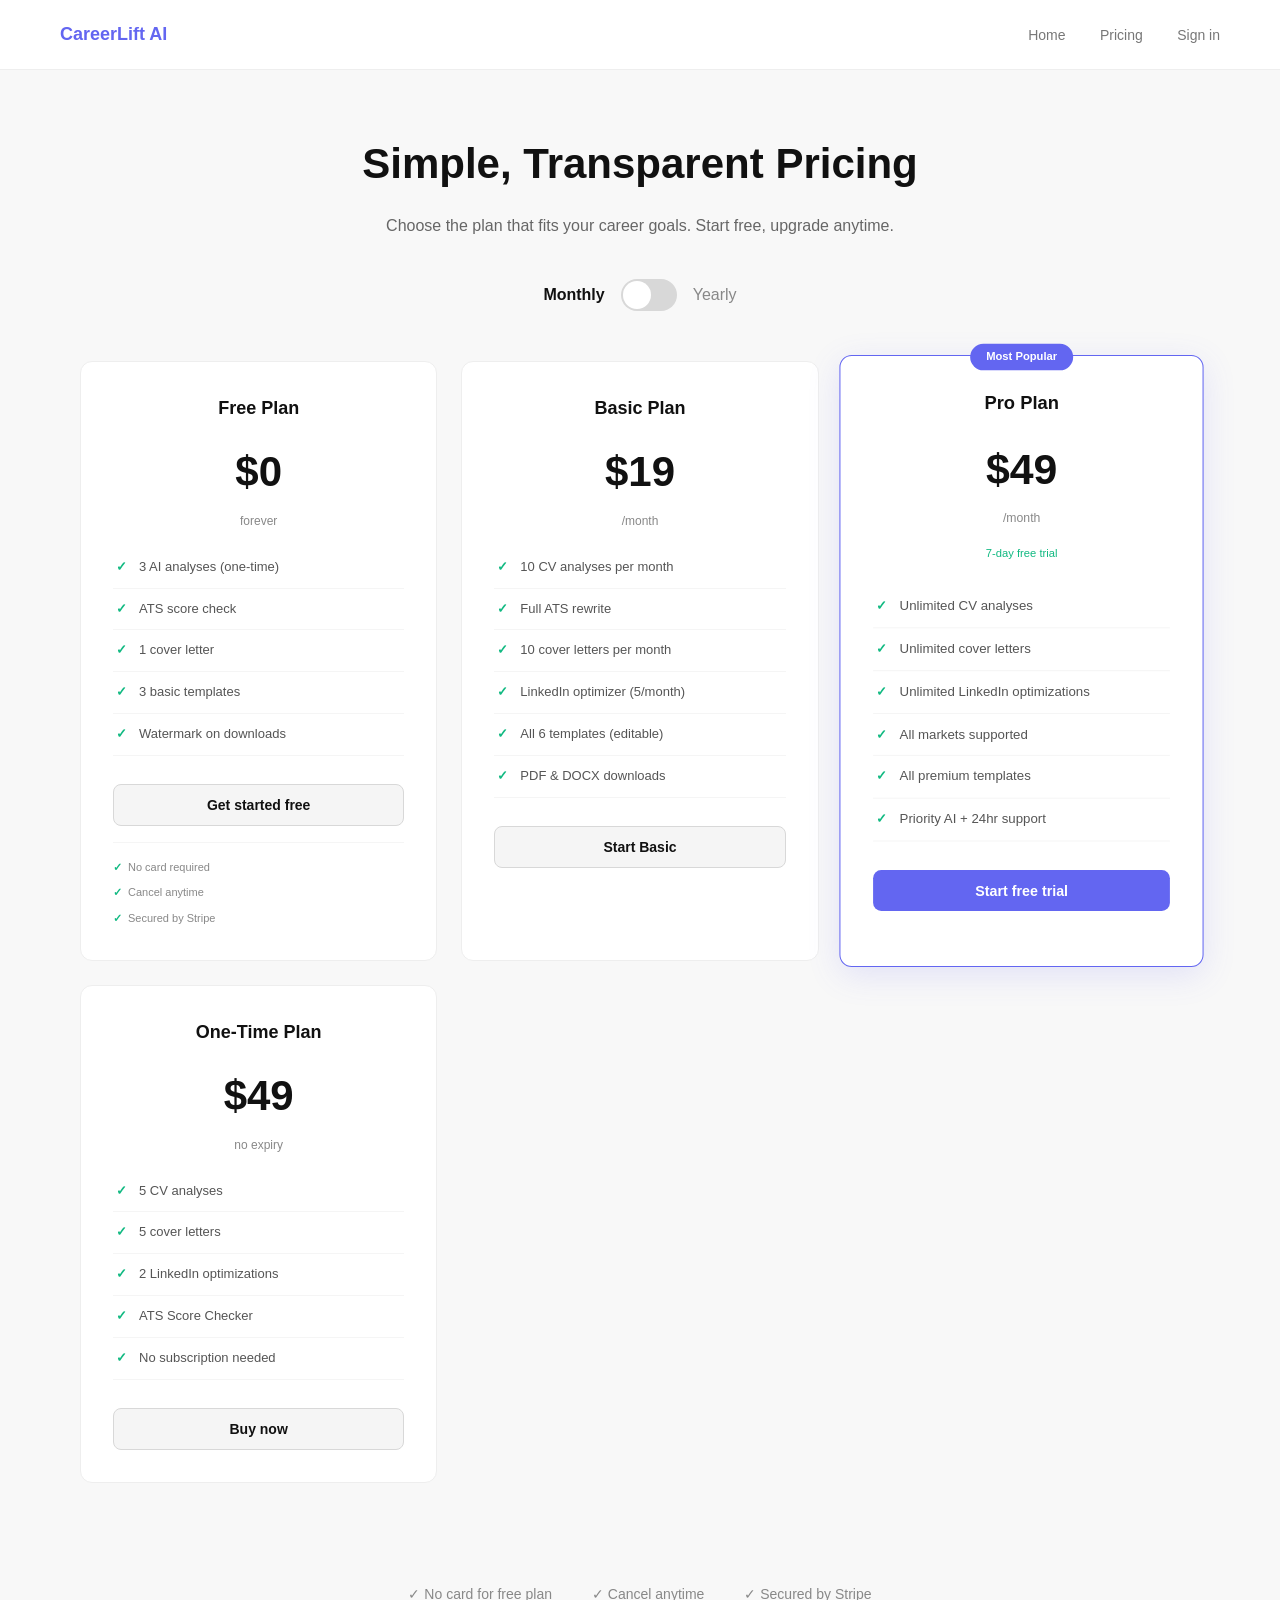
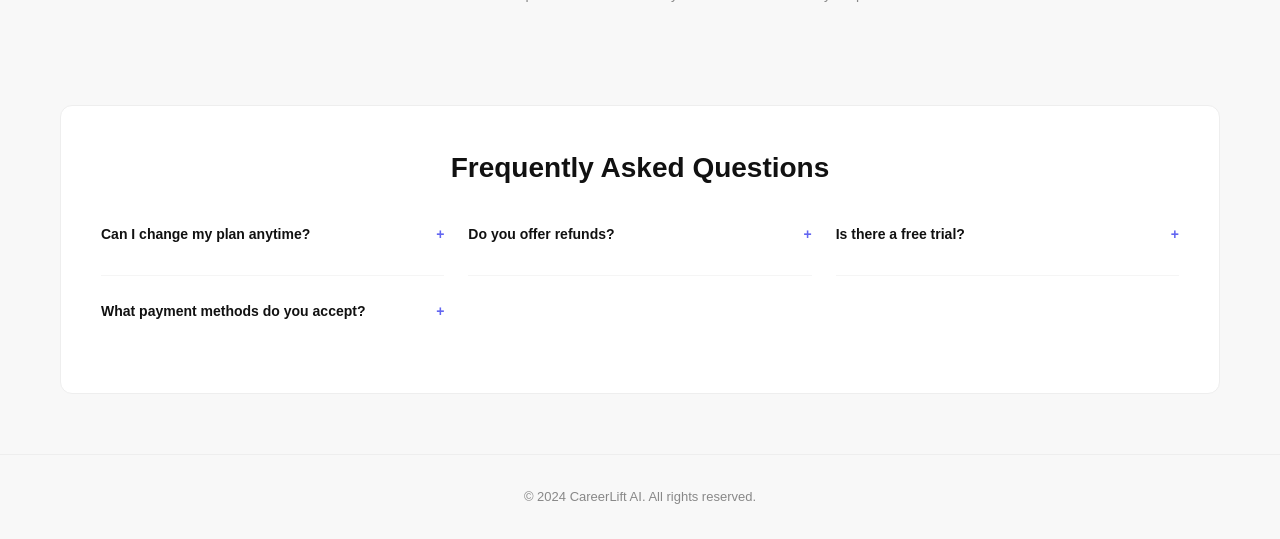
<file: pricing.html>
<!DOCTYPE html>
<html lang="en">
<head>
<meta charset="UTF-8">
<meta name="viewport" content="width=device-width, initial-scale=1.0">
<title>Pricing - CareerLift AI</title>
<style>
* { margin: 0; padding: 0; box-sizing: border-box; }
body { 
  font-family: -apple-system, BlinkMacSystemFont, 'Segoe UI', sans-serif;
  background: #f8f8f8;
  color: #111;
  line-height: 1.6;
}
.container { max-width: 1200px; margin: 0 auto; padding: 0 20px; }
header {
  background: #fff;
  padding: 20px 0;
  border-bottom: 1px solid #eee;
  position: sticky;
  top: 0;
  z-index: 100;
}
.header-content {
  display: flex;
  justify-content: space-between;
  align-items: center;
}
.logo { font-size: 18px; font-weight: 700; color: #6366F1; }
nav a { margin-left: 30px; color: #777; text-decoration: none; font-size: 14px; }
nav a:hover { color: #111; }
.pricing-hero {
  text-align: center;
  padding: 60px 20px;
}
.pricing-hero h1 {
  font-size: 42px;
  font-weight: 700;
  margin-bottom: 16px;
  color: #111;
}
.pricing-hero p {
  font-size: 16px;
  color: #666;
  max-width: 600px;
  margin: 0 auto 40px;
}
.toggle-container {
  display: flex;
  align-items: center;
  justify-content: center;
  gap: 16px;
  margin-bottom: 50px;
}
.toggle-switch {
  width: 56px;
  height: 32px;
  background: #d8d8d8;
  border-radius: 16px;
  border: none;
  cursor: pointer;
  position: relative;
  transition: background 0.3s;
}
.toggle-switch.active {
  background: #6366F1;
}
.toggle-knob {
  width: 28px;
  height: 28px;
  background: #fff;
  border-radius: 50%;
  position: absolute;
  top: 2px;
  left: 2px;
  transition: left 0.3s;
}
.toggle-switch.active .toggle-knob {
  left: 26px;
}
.label { font-weight: 600; cursor: pointer; }
.label.inactive { color: #888; font-weight: 400; }
.badge { background: #ECFDF5; color: #065F46; padding: 6px 14px; border-radius: 20px; font-size: 11px; font-weight: 600; margin-left: 8px; }
.plans-grid {
  display: grid;
  grid-template-columns: repeat(auto-fit, minmax(280px, 1fr));
  gap: 24px;
  margin-bottom: 60px;
}
.plan {
  background: #fff;
  border: 1px solid #eee;
  border-radius: 12px;
  padding: 32px;
  position: relative;
  transition: all 0.2s;
}
.plan:hover {
  border-color: #c7d2fe;
  box-shadow: 0 4px 20px rgba(99, 102, 241, 0.1);
}
.plan.popular {
  border-color: #6366F1;
  position: relative;
  transform: scale(1.02);
  box-shadow: 0 8px 32px rgba(99, 102, 241, 0.15);
}
.popular-badge {
  position: absolute;
  top: -12px;
  left: 50%;
  transform: translateX(-50%);
  background: #6366F1;
  color: #fff;
  padding: 4px 16px;
  border-radius: 20px;
  font-size: 11px;
  font-weight: 600;
}
.plan-name {
  font-size: 18px;
  font-weight: 700;
  color: #111;
  margin-bottom: 16px;
}
.plan-price {
  font-size: 42px;
  font-weight: 700;
  color: #111;
  margin-bottom: 6px;
}
.plan-price-period {
  font-size: 12px;
  color: #888;
  margin-bottom: 16px;
}
.plan-trial {
  font-size: 11px;
  color: #10B981;
  font-weight: 500;
  margin-bottom: 20px;
  min-height: 20px;
}
.plan-features {
  list-style: none;
  margin-bottom: 28px;
  flex-grow: 1;
}
.plan-features li {
  padding: 10px 0;
  border-bottom: 1px solid #f5f5f5;
  font-size: 13px;
  color: #555;
  display: flex;
  gap: 10px;
}
.plan-features li:before {
  content: "✓";
  color: #10B981;
  font-weight: 700;
  min-width: 16px;
}
.plan-btn {
  width: 100%;
  padding: 12px;
  border-radius: 8px;
  border: none;
  font-size: 14px;
  font-weight: 600;
  cursor: pointer;
  transition: all 0.2s;
}
.btn-primary {
  background: #6366F1;
  color: #fff;
}
.btn-primary:hover {
  background: #4F46E5;
}
.btn-secondary {
  background: #f5f5f5;
  color: #111;
  border: 1px solid #d8d8d8;
}
.btn-secondary:hover {
  background: #ebebeb;
}
.plan-notes {
  display: flex;
  flex-direction: column;
  gap: 8px;
  margin-top: 16px;
  padding-top: 16px;
  border-top: 1px solid #f5f5f5;
  font-size: 11px;
  color: #888;
}
.note-item {
  display: flex;
  gap: 6px;
}
.note-item:before {
  content: "✓";
  color: #10B981;
  font-weight: 700;
}
.trust-footer {
  display: flex;
  justify-content: center;
  gap: 40px;
  padding: 40px 0;
  font-size: 14px;
  color: #888;
  flex-wrap: wrap;
}
.faq {
  background: #fff;
  border-radius: 12px;
  padding: 40px;
  border: 1px solid #eee;
}
.faq-title {
  font-size: 28px;
  font-weight: 700;
  text-align: center;
  margin-bottom: 32px;
}
.faq-grid {
  display: grid;
  grid-template-columns: repeat(auto-fit, minmax(300px, 1fr));
  gap: 24px;
}
.faq-item { padding-bottom: 20px; border-bottom: 1px solid #f5f5f5; }
.faq-item:last-child { border-bottom: none; }
.faq-q {
  font-size: 14px;
  font-weight: 600;
  color: #111;
  cursor: pointer;
  display: flex;
  justify-content: space-between;
  align-items: center;
}
.faq-q:hover { color: #6366F1; }
.faq-toggle { color: #6366F1; }
.faq-a {
  font-size: 13px;
  color: #666;
  margin-top: 10px;
  line-height: 1.6;
  max-height: 500px;
  overflow: hidden;
  transition: max-height 0.3s;
}
.faq-a.hidden { max-height: 0; }
footer {
  text-align: center;
  padding: 32px 0;
  color: #888;
  font-size: 13px;
  border-top: 1px solid #eee;
  margin-top: 60px;
}
@media (max-width: 768px) {
  .plans-grid { grid-template-columns: 1fr; }
  .plan.popular { transform: scale(1); }
  .pricing-hero h1 { font-size: 32px; }
  .toggle-container { flex-wrap: wrap; }
  .trust-footer { gap: 20px; }
}
</style>
</head>
<body>

<header>
  <div class="container">
    <div class="header-content">
      <div class="logo">CareerLift AI</div>
      <nav>
        <a href="/">Home</a>
        <a href="/#pricing">Pricing</a>
        <a href="/">Sign in</a>
      </nav>
    </div>
  </div>
</header>

<div class="container">
  <div class="pricing-hero">
    <h1>Simple, Transparent Pricing</h1>
    <p>Choose the plan that fits your career goals. Start free, upgrade anytime.</p>
    
    <div class="toggle-container">
      <label class="label">Monthly</label>
      <button class="toggle-switch" id="toggle" onclick="togglePricing()">
        <div class="toggle-knob"></div>
      </button>
      <label class="label inactive" id="yearlyLabel">Yearly</label>
      <span class="badge" id="savingsBadge" style="display:none;">Save 20%</span>
    </div>

    <div class="plans-grid">
      <!-- Free Plan -->
      <div class="plan">
        <div class="plan-name">Free Plan</div>
        <div class="plan-price">$0</div>
        <div class="plan-price-period">forever</div>
        <ul class="plan-features">
          <li>3 AI analyses (one-time)</li>
          <li>ATS score check</li>
          <li>1 cover letter</li>
          <li>3 basic templates</li>
          <li>Watermark on downloads</li>
        </ul>
        <button class="plan-btn btn-secondary">Get started free</button>
        <div class="plan-notes">
          <div class="note-item">No card required</div>
          <div class="note-item">Cancel anytime</div>
          <div class="note-item">Secured by Stripe</div>
        </div>
      </div>

      <!-- Basic Plan -->
      <div class="plan">
        <div class="plan-name">Basic Plan</div>
        <div class="plan-price monthly-price" id="basicPrice">$19</div>
        <div class="plan-price-period monthly-price" id="basicPeriod">/month</div>
        <div class="plan-price-period yearly-price hidden" id="basicPriceYearly" style="display:none;">$16/month (billed $190/yr)</div>
        <ul class="plan-features">
          <li>10 CV analyses per month</li>
          <li>Full ATS rewrite</li>
          <li>10 cover letters per month</li>
          <li>LinkedIn optimizer (5/month)</li>
          <li>All 6 templates (editable)</li>
          <li>PDF &amp; DOCX downloads</li>
        </ul>
        <button class="plan-btn btn-secondary">Start Basic</button>
      </div>

      <!-- Pro Plan -->
      <div class="plan popular">
        <div class="popular-badge">Most Popular</div>
        <div class="plan-name">Pro Plan</div>
        <div class="plan-price monthly-price" id="proPrice">$49</div>
        <div class="plan-price-period monthly-price" id="proPeriod">/month</div>
        <div class="plan-price-period yearly-price hidden" id="proPriceYearly" style="display:none;">$33/month (billed $399/yr)</div>
        <div class="plan-trial" id="proTrial">7-day free trial</div>
        <ul class="plan-features">
          <li>Unlimited CV analyses</li>
          <li>Unlimited cover letters</li>
          <li>Unlimited LinkedIn optimizations</li>
          <li>All markets supported</li>
          <li>All premium templates</li>
          <li>Priority AI + 24hr support</li>
        </ul>
        <button class="plan-btn btn-primary">Start free trial</button>
      </div>

      <!-- One-Time Plan -->
      <div class="plan">
        <div class="plan-name">One-Time Plan</div>
        <div class="plan-price">$49</div>
        <div class="plan-price-period">no expiry</div>
        <ul class="plan-features">
          <li>5 CV analyses</li>
          <li>5 cover letters</li>
          <li>2 LinkedIn optimizations</li>
          <li>ATS Score Checker</li>
          <li>No subscription needed</li>
        </ul>
        <button class="plan-btn btn-secondary">Buy now</button>
      </div>
    </div>

    <div class="trust-footer">
      <span>✓ No card for free plan</span>
      <span>✓ Cancel anytime</span>
      <span>✓ Secured by Stripe</span>
    </div>
  </div>

  <!-- FAQ Section -->
  <div class="faq">
    <h2 class="faq-title">Frequently Asked Questions</h2>
    <div class="faq-grid">
      <div class="faq-item">
        <div class="faq-q" onclick="toggleFAQ(this)">
          <span>Can I change my plan anytime?</span>
          <span class="faq-toggle">+</span>
        </div>
        <div class="faq-a hidden">Yes! You can upgrade or downgrade your plan at any time. Changes take effect immediately.</div>
      </div>
      <div class="faq-item">
        <div class="faq-q" onclick="toggleFAQ(this)">
          <span>Do you offer refunds?</span>
          <span class="faq-toggle">+</span>
        </div>
        <div class="faq-a hidden">We offer a 7-day money-back guarantee on all paid plans. No questions asked!</div>
      </div>
      <div class="faq-item">
        <div class="faq-q" onclick="toggleFAQ(this)">
          <span>Is there a free trial?</span>
          <span class="faq-toggle">+</span>
        </div>
        <div class="faq-a hidden">Yes! Pro Plan includes a 7-day free trial. Free Plan is available forever without a card.</div>
      </div>
      <div class="faq-item">
        <div class="faq-q" onclick="toggleFAQ(this)">
          <span>What payment methods do you accept?</span>
          <span class="faq-toggle">+</span>
        </div>
        <div class="faq-a hidden">We accept all major credit cards, Apple Pay, and Google Pay. Secure payments powered by Stripe.</div>
      </div>
    </div>
  </div>
</div>

<footer>
  <p>&copy; 2024 CareerLift AI. All rights reserved.</p>
</footer>

<script>
let isYearly = false;

function togglePricing() {
  isYearly = !isYearly;
  const toggle = document.getElementById('toggle');
  const badge = document.getElementById('savingsBadge');
  
  toggle.classList.toggle('active');
  
  if (isYearly) {
    document.querySelector('.label').classList.add('inactive');
    document.getElementById('yearlyLabel').classList.remove('inactive');
    badge.style.display = 'inline-block';
    
    document.getElementById('basicPrice').style.display = 'none';
    document.getElementById('basicPeriod').style.display = 'none';
    document.getElementById('basicPriceYearly').style.display = 'block';
    
    document.getElementById('proPrice').style.display = 'none';
    document.getElementById('proPeriod').style.display = 'none';
    document.getElementById('proPriceYearly').style.display = 'block';
  } else {
    document.querySelector('.label').classList.remove('inactive');
    document.getElementById('yearlyLabel').classList.add('inactive');
    badge.style.display = 'none';
    
    document.getElementById('basicPrice').style.display = 'block';
    document.getElementById('basicPeriod').style.display = 'block';
    document.getElementById('basicPriceYearly').style.display = 'none';
    
    document.getElementById('proPrice').style.display = 'block';
    document.getElementById('proPeriod').style.display = 'block';
    document.getElementById('proPriceYearly').style.display = 'none';
  }
}

function toggleFAQ(element) {
  const answer = element.nextElementSibling;
  const toggle = element.querySelector('.faq-toggle');
  answer.classList.toggle('hidden');
  toggle.textContent = answer.classList.contains('hidden') ? '+' : '−';
}
</script>

</body>
</html>
</file>
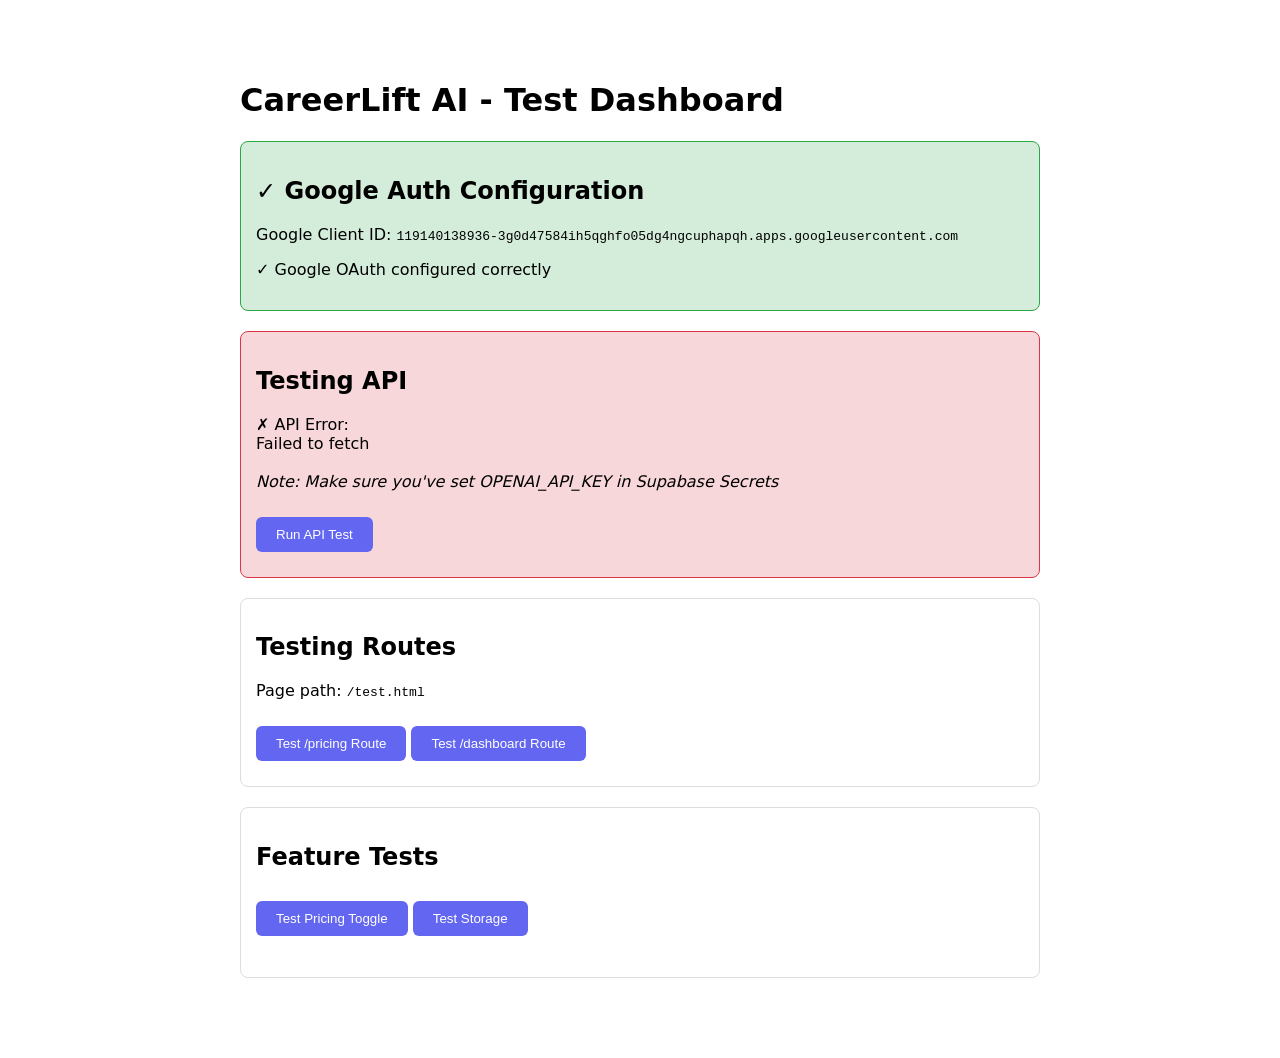
<file: test.html>
<!DOCTYPE html>
<html>
<head>
  <title>CareerLift AI - API Test</title>
  <style>
    body { font-family: system-ui; max-width: 800px; margin: 40px auto; padding: 20px; }
    .test { margin: 20px 0; padding: 15px; border: 1px solid #ddd; border-radius: 8px; }
    .pass { background: #d4edda; border-color: #28a745; }
    .fail { background: #f8d7da; border-color: #dc3545; }
    .loading { background: #cce5ff; border-color: #0066cc; }
    button { padding: 10px 20px; margin: 10px 0; background: #6366F1; color: white; border: none; border-radius: 6px; cursor: pointer; }
    button:hover { background: #4F46E5; }
  </style>
</head>
<body>
  <h1>CareerLift AI - Test Dashboard</h1>
  
  <div id="test-google" class="test">
    <h2>✓ Google Auth Configuration</h2>
    <p>Google Client ID: <code id="google-id"></code></p>
    <p id="google-status">Checking...</p>
  </div>

  <div id="test-api" class="test loading">
    <h2>Testing API</h2>
    <p id="api-status">Testing Supabase connection...</p>
    <button onclick="testAPI()">Run API Test</button>
  </div>

  <div id="test-routing" class="test">
    <h2>Testing Routes</h2>
    <p id="route-status">Page path: <code id="current-path"></code></p>
    <button onclick="testRoute('/pricing')">Test /pricing Route</button>
    <button onclick="testRoute('/dashboard')">Test /dashboard Route</button>
  </div>

  <div id="test-features" class="test">
    <h2>Feature Tests</h2>
    <button onclick="testPricingToggle()">Test Pricing Toggle</button>
    <button onclick="testStorage()">Test Storage</button>
    <p id="feature-status"></p>
  </div>

  <script>
    // Check Google Auth
    const GOOGLE_CLIENT_ID = '119140138936-3g0d47584ih5qghfo05dg4ngcuphapqh.apps.googleusercontent.com';
    document.getElementById('google-id').textContent = GOOGLE_CLIENT_ID;
    
    const isGoogleConfigured = GOOGLE_CLIENT_ID && GOOGLE_CLIENT_ID !== 'YOUR_GOOGLE_CLIENT_ID.apps.googleusercontent.com';
    const googleStatus = document.getElementById('google-status');
    if(isGoogleConfigured) {
      googleStatus.textContent = '✓ Google OAuth configured correctly';
      googleStatus.parentElement.className = 'test pass';
    } else {
      googleStatus.textContent = '✗ Google OAuth not configured!';
      googleStatus.parentElement.className = 'test fail';
    }

    // Test API
    async function testAPI() {
      const testDiv = document.getElementById('test-api');
      const statusEl = document.getElementById('api-status');
      testDiv.className = 'test loading';
      statusEl.textContent = 'Testing API call to Supabase...';
      
      try {
        const resp = await fetch('https://fusxcijaklbrfkszlzsv.supabase.co/functions/v1/ai-proxy', {
          method: 'POST',
          headers: {
            'Content-Type': 'application/json',
            'Authorization': 'Bearer sb_publishable_jwwBwa_k4Rdzz8WTP6B97A_Zo3qBq3n'
          },
          body: JSON.stringify({
            systemPrompt: 'You are a helpful assistant.',
            userMessage: 'Test message - respond with "API working!"'
          })
        });
        
        if(!resp.ok) throw new Error(`API error ${resp.status}`);
        const data = await resp.json();
        
        statusEl.innerHTML = `✓ API is working!<br><strong>Response:</strong> ${data.text || JSON.stringify(data)}`;
        testDiv.className = 'test pass';
      } catch(err) {
        statusEl.innerHTML = `✗ API Error:<br>${err.message}<br><br><em>Note: Make sure you've set OPENAI_API_KEY in Supabase Secrets</em>`;
        testDiv.className = 'test fail';
      }
    }

    // Test Routes
    function testRoute(path) {
      window.location.pathname = path;
    }

    document.getElementById('current-path').textContent = window.location.pathname || '/';

    // Test Pricing Toggle
    function testPricingToggle() {
      const statusEl = document.getElementById('feature-status');
      try {
        let isYearly = false;
        document.getElementById('toggle') = {
          classList: { toggle: () => { isYearly = !isYearly; } }
        };
        statusEl.textContent = '✓ Pricing toggle function exists and appears to be working';
      } catch(err) {
        statusEl.textContent = '⚠ Pricing toggle test: ' + err.message;
      }
    }

    // Test Storage
    function testStorage() {
      const statusEl = document.getElementById('feature-status');
      try {
        localStorage.test = 'testvalue';
        const retrieved = localStorage.test;
        delete localStorage.test;
        statusEl.textContent = '✓ LocalStorage working (accounts can be saved)';
      } catch(err) {
        statusEl.textContent = '✗ LocalStorage error: ' + err.message;
      }
    }

    // Auto-test API on load
    window.addEventListener('load', () => {
      setTimeout(testAPI, 500);
    });
  </script>
</body>
</html>
</file>
